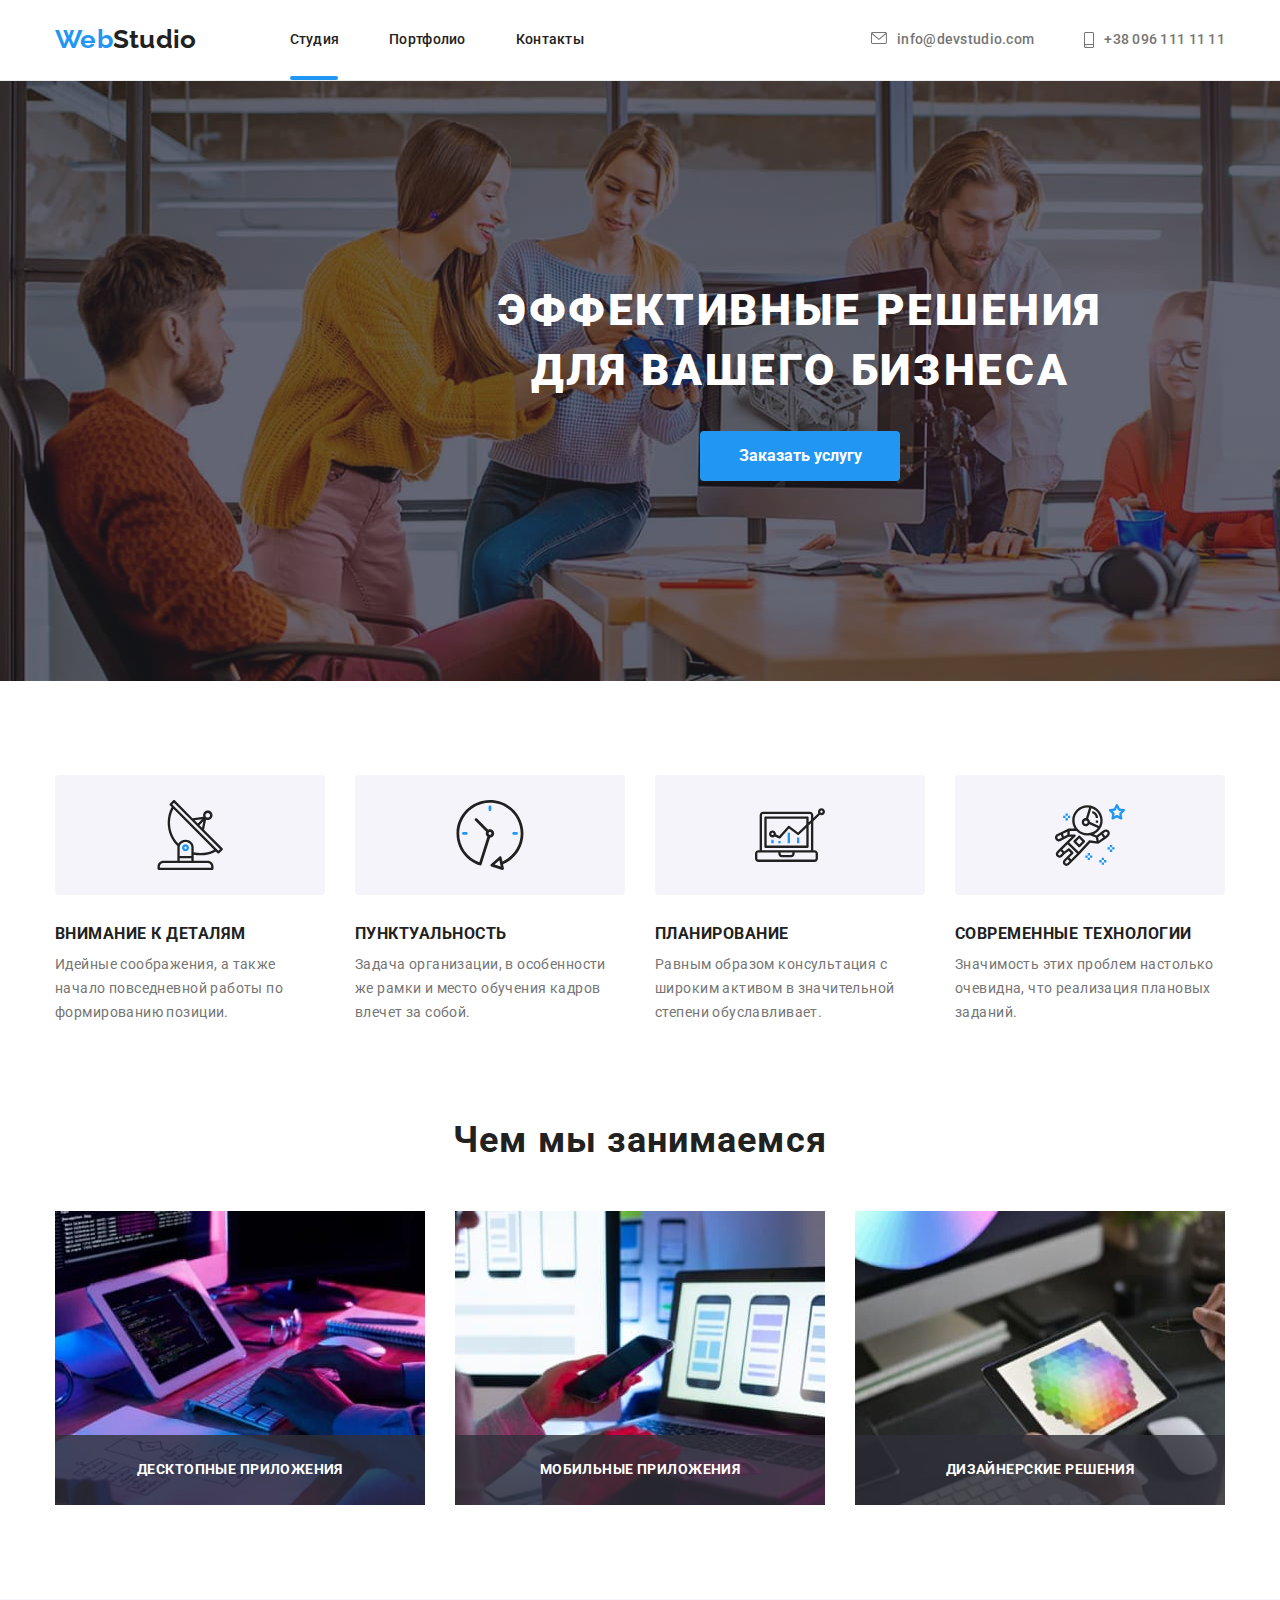
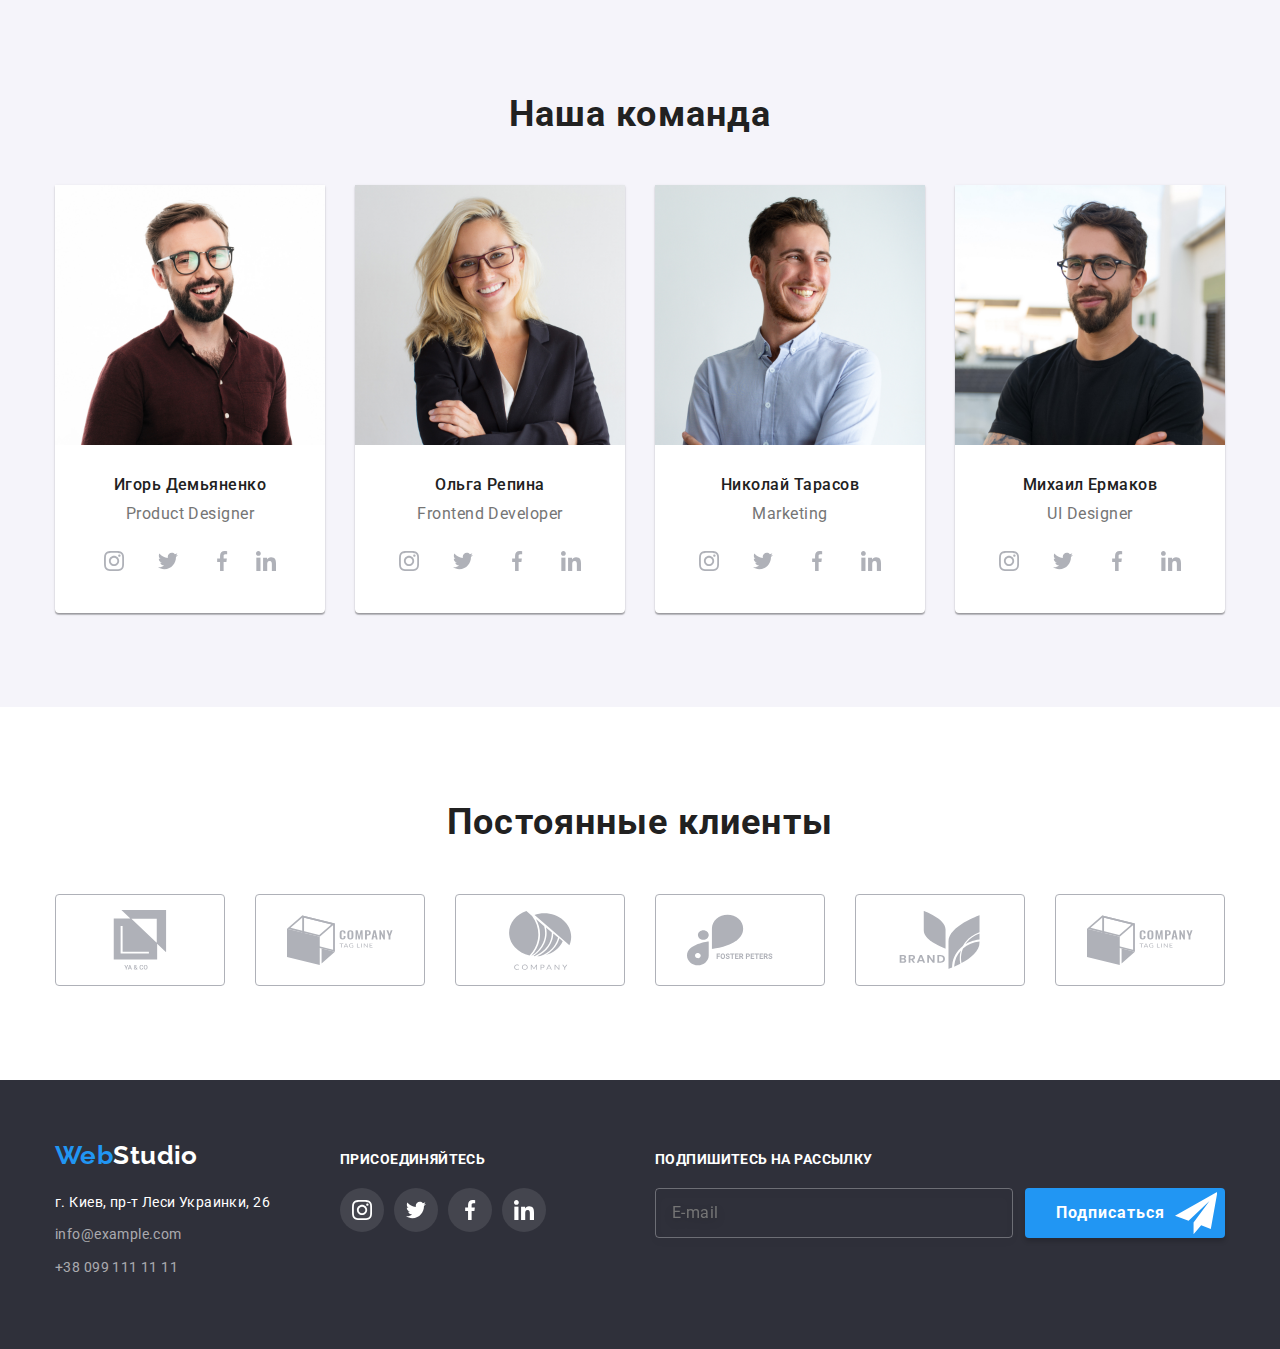
<file: index.html>
<!DOCTYPE html>
<html lang="ru">
  <head>
    <meta charset="UTF-8" />
    <meta http-equiv="X-UA-Compatible" content="IE=edge" />
    <meta name="viewport" content="width=device-width, initial-scale=1.0" />
    <link rel="preconnect" href="https://fonts.googleapis.com" />
    <link rel="preconnect" href="https://fonts.gstatic.com" crossorigin />
    <link
      href="https://fonts.googleapis.com/css2?family=Raleway:wght@700&family=Roboto:wght@400;500;700;900&display=swap"
      rel="stylesheet"
    />
    <title>WebStudio</title>
    <link
      rel="stylesheet"
      href="https://cdnjs.cloudflare.com/ajax/libs/modern-normalize/1.1.0/modern-normalize.min.css"
    />
    <link rel="stylesheet" href="./css/main.min.css" />
  </head>

  <body>
    <header class="header">
      <div class="container header__container">
        <nav class="header__nav">
          <a class="logo link" href="./index.html"><span class="logo__web">Web</span>Studio</a>
          <ul class="header__list list">
            <li class="header__item header__current-item">
              <a class="header__link link header__link--curent" href="./index.html">Студия</a>
            </li>
            <li class="header__item">
              <a class="header__link link" href="./portfolio.html">Портфолио</a>
            </li>
            <li class="header__item"><a class="header__link link" href="">Контакты</a></li>
          </ul>
        </nav>

        <ul class="contacts list">
          <li class="contacts__item">
            <a class="contacts__mail link" href="mailto:info@devstudio.com"
              ><svg class="contacts__icon" height="12" width="16">
                <use href="./images/symbol-defs.svg#icon-mail"></use>
              </svg>
              info@devstudio.com</a
            >
          </li>
          <li class="contacts__item">
            <a class="contacts__tel link" href="tel:+380961111111"
              ><svg class="contacts__icon" height="16" width="10">
                <use href="./images/symbol-defs.svg#icon-smartphone"></use>
              </svg>
              +38 096 111 11 11</a
            >
          </li>
        </ul>
      </div>
    </header>
    <!-- <--hero-->
    <main class="main">
      <section class="hero section hero__bcgi">
        <div class="container">
          <!-- <div class="hero-container"> -->
          <h1 class="hero__title">Эффективные решения для вашего бизнеса</h1>
          <button type="button" data-modal-open class="btn btn__order">Заказать услугу</button>
          <!-- </div> -->
        </div>
      </section>

      <!-- advantage section -->

      <section class="advantage section">
        <div class="container">
          <!-- <h2 class="visually-hidden">Качества</h2> -->
          <ul class="advantage__list list">
            <li class="advantage__item">
              <div class="advantage__container">
                <svg class="advantage__icon" height="70" width="70">
                  <use href="./images/symbol-defs.svg#icon-antenna"></use>
                </svg>
              </div>
              <h3 class="advantage__title">Внимание к деталям</h3>
              <p class="advantage__description">
                Идейные соображения, а также начало повседневной работы по формированию позиции.
              </p>
            </li>
            <li class="advantage__item">
              <div class="advantage__container">
                <svg class="advantage__icone" height="70" width="70">
                  <use href="./images/symbol-defs.svg#icon-clock"></use>
                </svg>
              </div>
              <h3 class="advantage__title">Пунктуальность</h3>
              <p class="advantage__description">
                Задача организации, в особенности же рамки и место обучения кадров влечет за собой.
              </p>
            </li>
            <li class="advantage__item">
              <div class="advantage__container">
                <svg class="advantage__icon" height="70" width="70">
                  <use href="./images/symbol-defs.svg#icon-diagram"></use>
                </svg>
              </div>
              <h3 class="advantage__title">Планирование</h3>
              <p class="advantage__description">
                Равным образом консультация с широким активом в значительной степени обуславливает.
              </p>
            </li>
            <li class="advantage__item">
              <div class="advantage__container">
                <svg class="advantage__icon" height="70" width="70">
                  <use href="./images/symbol-defs.svg#icon-astronaut"></use>
                </svg>
              </div>
              <h3 class="advantage__title">Современные технологии</h3>
              <p class="advantage__description">
                Значимость этих проблем настолько очевидна, что реализация плановых заданий.
              </p>
            </li>
          </ul>
        </div>
      </section>

      <!-- about -->

      <section class="service section">
        <div class="container">
          <h2 class="service__title">Чем мы занимаемся</h2>
          <ul class="service__list list">
            <li class="service__item">
              <div class="service__wrap">
                <img
                  class="about__img"
                  src="./images/about-img-1.jpg"
                  alt="algorithm"
                  width="370"
                  height="294"
                />
                <h2 class="service__name">Десктопные приложения</h2>
              </div>
            </li>
            <li class="service__item">
              <div class="service__wrap">
                <img
                  class="about__img"
                  src="./images/about-img-3.jpg"
                  alt="cellphone-and-notebook"
                  width="370"
                  height="294"
                />
                <h2 class="service__name">Мобильные приложения</h2>
              </div>
            </li>
            <li class="service__item">
              <div class="service__wrap">
                <img
                  class="about__img"
                  src="./images/about-img-2.jpg"
                  alt="colorwheel"
                  width="370"
                  height="294"
                />
                <h2 class="service__name">Дизайнерские решения</h2>
              </div>
            </li>
          </ul>
        </div>
      </section>

      <!-- team -->

      <section class="team section">
        <div class="container">
          <h2 class="team__title">Наша команда</h2>
          <ul class="team__list list">
            <li class="team__item">
              <img
                class="team__img"
                src="./images/tiam-img-1.jpg"
                alt="product-manager"
                width="270"
                height="260"
              />
              <div class="team__wrap">
                <h3 class="team__item-title">Игорь Демьяненко</h3>
                <p class="team__meta" lang="en">Product Designer</p>
                <ul class="team__list-icon list">

                  <li class="team__item-icon">
                    <a class="team__link link" href=""
                      ><svg class="team__icon" width="20" height="20">
                        <use href="./images/symbol-defs.svg#icon-instagram"></use></svg
                    ></a>
                  </li>

                  <li class="team__item-icon">
                    <a class="team__link link" href=""
                      ><svg class="team__icon" width="20" height="20">
                        <use href="./images/symbol-defs.svg#icon-twitter-1"></use></svg
                    ></a>
                  </li>

                  <li class="team__item-icon">
                    <a class="team__link link" href=""
                      ><svg class="team__icon" width="20" height="20">
                        <use href="./images/symbol-defs.svg#icon-facebook"></use></svg
                    ></a>
                  </li>

                  <li class="eam__item-icon">
                    <a class="team__link link" href=""
                      ><svg class="team__icon" width="20" height="20">
                        <use href="./images/symbol-ddefs.svg#icon-linkedin-1"></use></svg
                    ></a>
                  </li>
                </ul>
              </div>
            </li>
            <li class="team__item">
              <img
                class="teamt__img"
                src="./images/tiam-img-2.jpg"
                alt="Фронтенд-разработчик"
                width="270"
                height="260"
              />
              <div class="team__wrap">
                <h3 class="team__item-title">Ольга Репина</h3>
                <p class="team__meta" lang="en">Frontend Developer</p>
                <ul class="team__list-icon list">
                  <li class="team__item-icon">
                    <a class="team__link link" href=""
                      ><svg class="team__icon" width="20" height="20">
                        <use href="./images/symbol-defs.svg#icon-instagram"></use></svg
                    ></a>
                  </li>

                  <li class="team__item-icon">
                    <a class="team__link link" href=""
                      ><svg class="team__icon" width="20" height="20">
                        <use href="./images/symbol-defs.svg#icon-twitter-1"></use></svg
                    ></a>
                  </li>

                  <li class="team__item-icon">
                    <a class="team__link link" href=""
                      ><svg class="team__icon" width="20" height="20">
                        <use href="./images/symbol-defs.svg#icon-facebook"></use></svg
                    ></a>
                  </li>

                  <li class="team__item-icon">
                    <a class="team__link link" href=""
                      ><svg class="team__icon" width="20" height="20">
                        <use href="./images/symbol-ddefs.svg#icon-linkedin-1"></use></svg
                    ></a>
                  </li>
                </ul>
              </div>
            </li>
            <li class="team__item">
              <img
                class="team__img"
                src="./images/tiam-img-3.jpg"
                alt="Маркетинг"
                width="270"
                height="260"
              />
              <div class="team__wrap">
                <h3 class="team__item-title">Николай Тарасов</h3>
                <p class="team__meta" lang="en">Marketing</p>
                <ul class="team__list-icon list">
                  <li class="team__item-icon">
                    <a class="team__link link" href=""
                      ><svg class="team__icon" width="20" height="20">
                        <use href="./images/symbol-defs.svg#icon-instagram"></use></svg
                    ></a>
                  </li>

                  <li class="team__item-icon">
                    <a class="team__link link" href=""
                      ><svg class="team__icon" width="20" height="20">
                        <use href="./images/symbol-defs.svg#icon-twitter-1"></use></svg
                    ></a>
                  </li>

                  <li class="team__item-icon">
                    <a class="team__link link" href=""
                      ><svg class="team__icon" width="20" height="20">
                        <use href="./images/symbol-defs.svg#icon-facebook"></use></svg
                    ></a>
                  </li>

                  <li class="team__item-icon">
                    <a class="team__link link" href=""
                      ><svg class="team__icon" width="20" height="20">
                        <use href="./images/symbol-ddefs.svg#icon-linkedin-1"></use></svg
                    ></a>
                  </li>
                </ul>
              </div>
            </li>
            <li class="team__item">
              <img
                class="team__img"
                src="./images/tiam-img-4.jpg"
                alt="Дизайнер пользовательского интерфейса"
                width="270"
                height="260"
              />
              <div class="team__wrap">
                <h3 class="team__item-title">Михаил Ермаков</h3>
                <p class="team__meta" lang="en">UI Designer</p>
                <ul class="team__list-icon list">
                  <li class="team__item-icon">
                    <a class="team__link link" href=""
                      ><svg class="team__icon" width="20" height="20">
                        <use href="./images/symbol-defs.svg#icon-instagram"></use></svg
                    ></a>
                  </li>

                  <li class="team__item-icon">
                    <a class="team__link link" href=""
                      ><svg class="team__icon" width="20" height="20">
                        <use href="./images/symbol-defs.svg#icon-twitter-1"></use></svg
                    ></a>
                  </li>

                  <li class="team__item-icon">
                    <a class="team__link link" href=""
                      ><svg class="team__icon" width="20" height="20">
                        <use href="./images/symbol-defs.svg#icon-facebook"></use></svg
                    ></a>
                  </li>

                  <li class="team__item-icon">
                    <a class="team__link link" href=""
                      ><svg class="team__icon" width="20" height="20">
                        <use href="./images/symbol-ddefs.svg#icon-linkedin-1"></use></svg
                    ></a>
                  </li>
                </ul>
              </div>
            </li>
          </ul>
        </div>
      </section>
      <!-- section-clients 5 -->
      <section class="client section">
        <div class="container">
          <h2 class="client__title">Постоянные клиенты</h2>
          <ul class="client__list list">
            <li class="client__item">
              <a class="client__link link" href=""
                ><svg class="client__icon" width="106" height="60">
                  <use href="./images/symbol-defs.svg#icon-Union"></use></svg
              ></a>
            </li>

            <li class="client__item">
              <a class="client__link link" href=""
                ><svg class="client__icon" width="106" height="60">
                  <use href="./images/symbol-defs.svg#icon-tagline"></use></svg
              ></a>
            </li>

            <li class="client__item">
              <a class="client__link link" href=""
                ><svg class="client__icon" width="106" height="60">
                  <use href="./images/symbol-defs.svg#icon-companilist"></use></svg
              ></a>
            </li>

            <li class="client__item">
              <a class="client__link link" href=""
                ><svg class="client__icon" width="106" height="60">
                  <use href="./images/symbol-defs.svg#icon-fosterpeters"></use></svg
              ></a>
            </li>

            <li class="client__item">
              <a class="client__link link" href=""
                ><svg class="client__icon" width="106" height="60">
                  <use href="./images/symbol-defs.svg#icon-brend"></use></svg
              ></a>
            </li>

            <li class="client__item">
              <a class="client__link link" href=""
                ><svg class="client__icon" width="106" height="60">
                  <use href="./images/symbol-defs.svg#icon-tagline"></use></svg
              ></a>
            </li>
          </ul>
        </div>
      </section>
    </main>

    <!-- footer -->
    <footer class="footer">
            <div class="container footer__container">
                <div class="footer__left-side">
                    <a class="logo link footer__logo" href="./index.html">
                        <span class="logo__web">Web</span>Studio</a>
           <address class="footer__address">
            <ul class="footer__connect list">
              <li class="footer__address-item">
                <a
                  class="footer__map link"
                  href="https://goo.gl/maps/9qzrubKN1GBcPVM38"
                  target="blank"
                  >г. Киев, пр-т Леси Украинки, 26</a
                >
              </li>
              <li class="footer__address-item">
                <a class="link footer__mail" href="mailto:info@example.com">info@example.com</a>
              </li>
              <li class="footer__address-item">
                <a class="link footer__tel" href="tel:+380991111111">+38 099 111 11 11</a>
              </li>
            </ul>
          </address>
        </div>

        <div class="footer__medium">
          <p class="footer__action">присоединяйтесь</p>
          <ul class="footer__list-icon list">
            <li class="footer__item">
              <a class="footer__link link" href=""
                ><svg class="footer__icon" width="20" height="20">
                  <use href="./images/symbol-defs.svg#icon-instagram"></use></svg
              ></a>
            </li>
            <li class="footer__item">
              <a class="footer__link link" href=""
                ><svg class="footer__icon" width="20" height="20">
                  <use href="./images/symbol-defs.svg#icon-twitter-1"></use></svg
              ></a>
            </li>
            <li class="footer__item">
              <a class="footer__link link" href=""
                ><svg class="footer__icon" width="20" height="20">
                  <use href="./images/symbol-defs.svg#icon-facebook"></use></svg
              ></a>
            </li>
            <li class="footer__item">
              <a class="footer__link link" href=""
                ><svg class="footer__icon" width="20" height="20">
                  <use href="./images/symbol-ddefs.svg#icon-linkedin-1"></use></svg
              ></a>
            </li>
          </ul>
        </div>

        <div class="footer__right">
          <p class="footer__action">Подпишитесь на рассылку</p>
          <form class="form">
            <div class="form__wrap">
              <label for="email-footer"></label>
              <input type="email" name="mail" id="mail" placeholder="E-mail" class="form__label" />
            </div>
            <button type="submit" class="form__btn">
              Подписаться
              <svg class="form__icon"><use href="./images/-footer.svg#icon-icon-send"></use></svg>
            </button>
          </form>
        </div>
      </div>
    </footer>
    <!-- modal -->
    <div data-modal class="backdrop is-hidden">
      <div class="modal">
        <button type="button" data-modal-close class="button modal__close">
          <svg class="" width="11" height="11">
            <use href="./images/symbol-defscloses.svg#icon-closs-1"></use>
          </svg>
        </button>
        <p class="modal__action">Оставьте свои данные, мы вам перезвоним</p>
        <form class="modal__form">
          <div class="modal__field">
            <label class="modal__label" for="user-name">Имя</label>
            <div class="modal__wrap-input">
              <input type="txt" name="user-name" id="user-name" class="modal__input" placeholder="" /><svg
                class="modal__icon" width="18px" height="18px"
              >
                <use href="./images/symbol-defsssssss.svg#icon-icon-icon"></use>
              </svg>
            </div>
          </div>
          <div class="modal__field">
            <label for="tel" class="modal__label">Телефон</label>
            <div class="modal__wrap-input">
              <input type="tel" name="user-tel" id="tel" class="modal__input" placeholder="" /><svg
                class="modal__icon" width="18px" height="18px"
              >
                <use href="./images/symbol-defsperson.svg#icon-phone-black"></use>
              </svg>
            </div>
          </div>
          <div class="modal__field">
            <label for="mail" class="modal__label">Почта</label>
            <div class="modal__wrap-input">
              <input type="email" name="user-email" id="email" class="modal__input" placeholder="" /><svg
                class="modal__icon" width="18px" height="18px">
                <use href="./images/symbol-defsperson.svg#icon-email-black"></use>
              </svg>
            </div>
          </div>
          <div class="modal__field--margin">
            <label class="modal__label" for="textarea">Комментарий</label>
            <textarea
              name="textarea"
              id="textarea"
              placeholder="Введите текст"
              class="modal__textarea"
            ></textarea>
          </div>
          <div>
             <input 
                    type="checkbox" 
                    name="conditions" 
                    class="modal__agree visually-hidden" 
                    placeholder=" " 
                    id="conditions" 
                    required> 
          <label class="modal__agree-label" for="conditions">
            <span>
              <svg class="modal__check" width="16px" height="15px">
                  <use href="./images/symbol-defschek.svg#icon-chek"></use>
              </svg>
            </span>
                  Соглашаюсь с рассылкой и принимаю
              <a href="" class="link modal__link">Условия договора</a>
            </label>
            <div/>
            <div class="modal__btn">
          <button type="submit" class="modal__btn-form">Отправить</button>
          </div>
        </form>
      </div>
    </div>
    <script src="./js/modal.js"></script>
  </body>
</html>
</file>
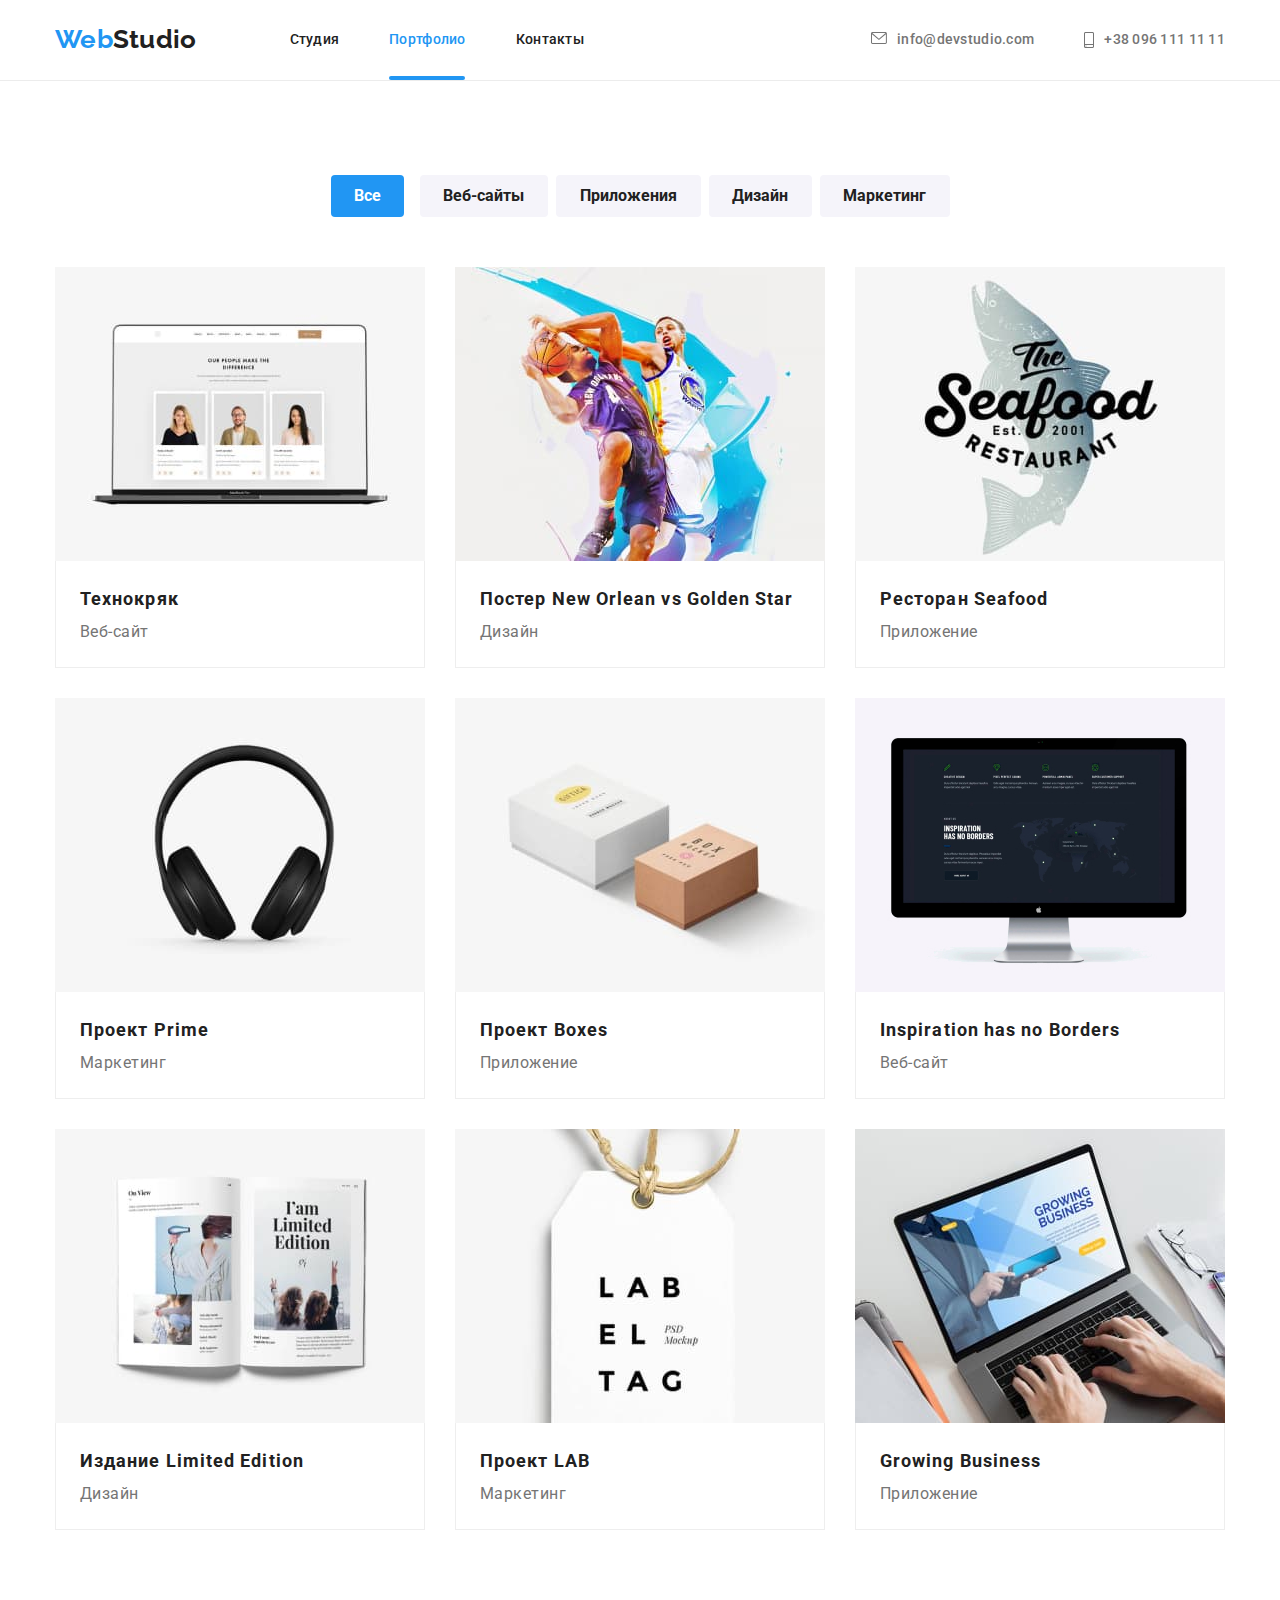
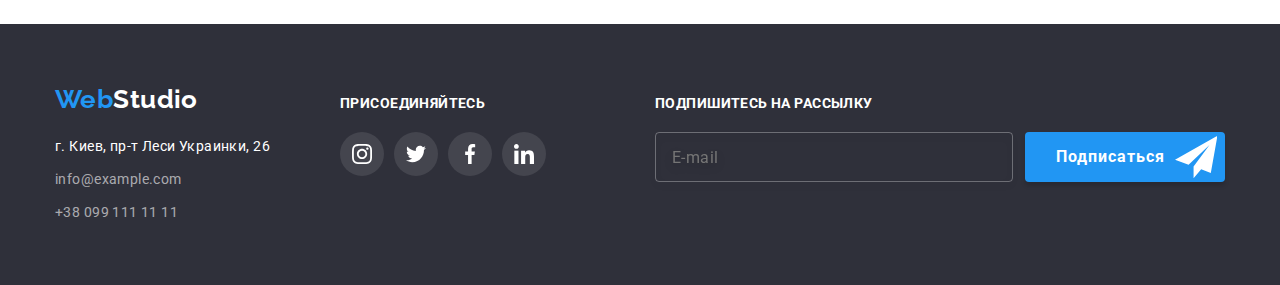
<file: portfolio.html>
<!DOCTYPE html>
<html lang="ru">
  <head>
    <meta charset="UTF-8" />
    <meta http-equiv="X-UA-Compatible" content="IE=edge" />
    <meta name="viewport" content="width=device-width, initial-scale=1.0" />
    <link rel="preconnect" href="https://fonts.googleapis.com" />
    <link rel="preconnect" href="https://fonts.gstatic.com" crossorigin />
    <link rel="preconnect" href="https://fonts.googleapis.com" />
    <link rel="preconnect" href="https://fonts.gstatic.com" crossorigin />
    <link
      href="https://fonts.googleapis.com/css2?family=Raleway:wght@700&family=Roboto:wght@400;500;700&display=swap"
      rel="stylesheet"
    />
    <title>Portfolio</title>
    <link
      rel="stylesheet"
      href="https://cdnjs.cloudflare.com/ajax/libs/modern-normalize/1.1.0/modern-normalize.min.css"
    />
    <link rel="stylesheet" href="./css/main.min.css" />
  </head>
  <body>
    <!-- header -->
    <header class="header">
      <div class="container header__container">
        <nav class="header__nav">
          <a class="logo link" href="./portfolio.html"> <span class="logo__web">Web</span>Studio</a>
          <ul class="header__list list">
            <li class="header__item">
              <a class="header__link link" href="./index.html">Студия</a>
            </li>
            <li class="header__item header__current-item--size">
              <a class="header__link link header__link--current" href="">Портфолио</a>
            </li>
            <li class="header__item"><a class="header__link link" href="">Контакты</a></li>
          </ul>
        </nav>
        <ul class="contacts list">
          <li class="contacts__item">
            <a class="contacts__mail link" href="malito:info@devstudio.com"
              ><svg class="contacts__icon" height="12" width="16">
                <use href="./images/symbol-defs.svg#icon-mail"></use></svg
              >info@devstudio.com</a
            >
          </li>
          <li class="contacts__item">
            <a class="contacts__tel link contacts__tel--color" href="tel:+380961111111">
              <svg class="contacts__icon" width="10px" height="16px">
                <use href="./images/symbol-defs.svg#icon-smartphone"></use>
              </svg>
              +38 096 111 11 11</a
            >
          </li>
        </ul>
      </div>
    </header>

    <!-- hero -->

    <main class="main">
      <section class="section">
        <div class="container portfolio">
          <h1 class="visually-hidden">hero</h1>
          <ul class="portfolio__btn-list list">
            <li class="portfolio__btn-item"></li>
            <li class="portfolio__btn-item">
              <button class="btn portfolio__btn--choosen" type="button">Все</button>
            </li>
            <li class="portfolio__btn-item">
              <button type="button" class="btn portfolio__btn btn--size-second">Веб-сайты</button>
            </li>
            <li class="portfolio__btn-item">
              <button type="button" class="btn portfolio__btn btn--size-third">Приложения</button>
            </li>
            <li class="portfolio__btn-item">
              <button type="button" class="btn portfolio__btn btn--size-fourth">Дизайн</button>
            </li>
            <li class="portfolio__btn-item">
              <button type="button" class="btn portfolio__btn btn--size-fifth">Маркетинг</button>
            </li>
          </ul>

          <!-- Picture -->

          <ul class="card list">
            <li class="card__item">
              <a class="link card__link card__focus-link" href="">
                <div class="card__wrap">
                  <img
                    class=""
                    src="./images.portfolio/img.jpg"
                    alt="Мак бук"
                    width="370px"
                    height="370px"
                  />
                  <p class="card__meta">
                    Ресурс предлагает комплексные предложения с разным уровнем функционала и
                    сервисов. Все это позволит посетителю получить исчерпывающие сведения о компании
                    или частном лице.
                  </p>
                </div>
                <div class="card__border">
                  <h2 class="card__title">Технокряк</h2>
                  <p class="card__description">Веб-сайт</p>
                </div>
              </a>
            </li>

            <li class="card__item">
              <a class="link card__link card__focus-link" href="">
                <div class="card__wrap">
                  <img
                    class=""
                    src="./images.portfolio/img (1).jpg"
                    alt="Баскетбол"
                    width="370px"
                    height="370px"
                  />
                  <p class="card__meta">
                    Ресурс предлагает комплексные предложения с разным уровнем функционала и
                    сервисов. Все это позволит посетителю получить исчерпывающие сведения о компании
                    или частном лице.
                  </p>
                </div>
                <div class="card__border">
                  <h2 class="card__title">
                    Постер <span lang="en">New Orlean vs Golden Star</span>
                  </h2>
                  <p class="card__description">Дизайн</p>
                </div>
              </a>
            </li>

            <li class="card__item">
              <a class="link card__link card__focus-link" href="">
                <div class="card__wrap">
                  <img
                    class=""
                    src="./images.portfolio/img2.jpg"
                    alt="Рыба"
                    width="370px"
                    height="370px"
                  />
                  <p class="card__meta">
                    Ресурс предлагает комплексные предложения с разным уровнем функционала и
                    сервисов. Все это позволит посетителю получить исчерпывающие сведения о компании
                    или частном лице.
                  </p>
                </div>
                <div class="card__border">
                  <h2 class="card__title">Ресторан <span lang="en">Seafood</span></h2>
                  <p class="card__description">Приложение</p>
                </div>
              </a>
            </li>

            <li class="card__item">
              <a class="link card__link card__focus-link" href="">
                <div class="card__wrap">
                  <img
                    class=""
                    src="./images.portfolio/img3.jpg"
                    alt="Гарнитура"
                    width="370px"
                    height="370px"
                  />
                  <p class="card__meta">
                    Ресурс предлагает комплексные предложения с разным уровнем функционала и
                    сервисов. Все это позволит посетителю получить исчерпывающие сведения о компании
                    или частном лице.
                  </p>
                </div>
                <div class="card__border">
                  <h2 class="card__title">Проект <span lang="en">Prime</span></h2>
                  <p class="card__description">Маркетинг</p>
                </div>
              </a>
            </li>

            <li class="card__item">
              <a class="link card__link card__focus-lin" href="">
                <div class="card__wrap">
                  <img
                    class=""
                    src="./images.portfolio/img4.jpg"
                    alt="Боксы"
                    width="370px"
                    height="370px"
                  />
                  <p class="card__meta">
                    Ресурс предлагает комплексные предложения с разным уровнем функционала и
                    сервисов. Все это позволит посетителю получить исчерпывающие сведения о компании
                    или частном лице.
                  </p>
                </div>
                <div class="card__border">
                  <h2 class="card__title">Проект <span lang="en">Boxes</span></h2>
                  <p class="card__description">Приложение</p>
                </div>
              </a>
            </li>

            <li class="card__item">
              <a class="link card__link card__focus-link" href="">
                <div class="card__wrap">
                  <img
                    class=""
                    src="./images.portfolio/img5.jpg"
                    alt="Аймак"
                    width="370px"
                    height="370px"
                  />
                  <p class="card__meta">
                    Ресурс предлагает комплексные предложения с разным уровнем функционала и
                    сервисов. Все это позволит посетителю получить исчерпывающие сведения о компании
                    или частном лице.
                  </p>
                </div>
                <div class="card__border">
                  <h2 class="card__title">Inspiration has no Borders</h2>
                  <p class="card__description">Веб-сайт</p>
                </div>
              </a>
            </li>
            <li class="card__item">
              <a class="link card__link card__focus-link" href="">
                <div class="card__wrap">
                  <img
                    class=""
                    src="./images.portfolio/img6.jpg"
                    alt="Книга"
                    width="370px"
                    height="370px"
                  />
                  <p class="card__meta">
                    Ресурс предлагает комплексные предложения с разным уровнем функционала и
                    сервисов. Все это позволит посетителю получить исчерпывающие сведения о компании
                    или частном лице.
                  </p>
                </div>
                <div class="card__border">
                  <h2 class="card__title">Издание <span>Limited Edition</span></h2>
                  <p class="card__description">Дизайн</p>
                </div>
              </a>
            </li>
            <li class="card__item">
              <a class="link card__link card__focus-link" href="">
                <div class="card__wrap">
                  <img
                    class=""
                    src="./images.portfolio/img7.jpg"
                    alt="Бирка"
                    width="370px"
                    height="370px"
                  />
                  <p class="card__meta">
                    Ресурс предлагает комплексные предложения с разным уровнем функционала и
                    сервисов. Все это позволит посетителю получить исчерпывающие сведения о компании
                    или частном лице.
                  </p>
                </div>
                <div class="card__border">
                  <h2 class="card__title">Проект <span lang="en">LAB</span></h2>
                  <p class="card__description">Маркетинг</p>
                </div>
              </a>
            </li>
            <li class="card__item">
              <a class="link card__link card__focus-link" href="">
                <div class="card__wrap">
                  <img
                    class=""
                    src="./images.portfolio/img8.jpg"
                    alt="Печатает"
                    width="370px"
                    height="370px"
                  />
                  <p class="card__meta">
                    Ресурс предлагает комплексные предложения с разным уровнем функционала и
                    сервисов. Все это позволит посетителю получить исчерпывающие сведения о компании
                    или частном лице.
                  </p>
                </div>
                <div class="card__border">
                  <h2 class="card__title">Growing Business</h2>
                  <p class="card__description">Приложение</p>
                </div>
              </a>
            </li>
          </ul>
        </div>
      </section>
    </main>
    <!-- footer -->
    <footer class="footer">
      <div class="container footer__container">
        <div class="footer__left-side">
          <a class="logo link footer__logo" href="/"> <span class="logo__web">Web</span>Studio</a>

          <address class="footer__address">
            <ul class="footer__connect list">
              <li class="footer__address-item">
                <a
                  class="footer__map link"
                  href="https://goo.gl/maps/9qzrubKN1GBcPVM38"
                  target="blank"
                  >г. Киев, пр-т Леси Украинки, 26</a
                >
              </li>
              <li class="footer__contact-item">
                <a class="link footer__mail" href="mailto:nfo@example.com">info@example.com</a>
              </li>
              <li class="footer-contact-item-list">
                <a class="link footer__tel" href="tel:+380991111111">+38 099 111 11 11</a>
              </li>
            </ul>
          </address>
        </div>
        <div class="footer__medium">
          <p class="footer__action">ПРИСОЕДИНЯЙТЕСЬ</p>
          <ul class="footer__list-icon list">
            <li class="footer__item">
              <a class="footer__link link" href=""
                ><svg class="footer__icon" width="20" height="20">
                  <use href="./images/symbol-defs.svg#icon-instagram"></use></svg
              ></a>
            </li>
            <li class="footer__item">
              <a class="footer__link link" href=""
                ><svg class="footer__icon" width="20" height="20">
                  <use href="./images/symbol-defs.svg#icon-twitter-1"></use></svg
              ></a>
            </li>
            <li class="footer__item">
              <a class="footer__link link" href=""
                ><svg class="footer__icon" width="20" height="20">
                  <use href="./images/symbol-defs.svg#icon-facebook"></use></svg
              ></a>
            </li>
            <li class="footer__item">
              <a class="footer__link link" href=""
                ><svg class="footer__icon" width="20" height="20">
                  <use href="./images/symbol-ddefs.svg#icon-linkedin-1"></use></svg
              ></a>
            </li>
          </ul>
        </div>
        <div class="footer__right">
          <p class="footer__action">Подпишитесь на рассылку</p>
          <form class="form">
            <div class="form__wrap">
              <label for="email-footer"></label>
              <input
                type="email"
                id="email-footer"
                name="email-footer"
                placeholder="E-mail"
                class="form__label"
              />
            </div>
            <button type="button" class="form__btn">
              Подписаться
              <svg class="form__icon"><use href="./images/-footer.svg#icon-icon-send"></use></svg>
            </button>
          </form>
        </div>
      </div>
    </footer>
  </body>
</html>
</file>
<file: css/main.min.css>
:root{--header-color: #212121;--title-color: #ffffff;--contact-color: #757575;--logo-footer: #ffffff;--allocate-color: #2196f3;--button-text: #ffffff;--white-color: #ffffff;--bcg-second-color: #F5F4FA;--title-text-color: #212121;--btn-hover-color: #188ce8;--bcg-accent-color: #2F303A;--icons-color: #AFB1B8}body{font-family:"Roboto", sans-serif;color:var(--title-text-color);background-color:var(--white-color)}.list{list-style:none;margin:0px;padding:0px}.link{text-decoration:none;color:currentColor}.section{padding:94px 0px}img{display:block;max-width:100%;height:auto}.container{width:1200px;margin-left:auto;margin-right:auto;padding-left:15px;padding-right:15px}.header{font-weight:500;font-size:14px;line-height:1.14;letter-spacing:0.02em;border-bottom:1px solid #ECECEC}.header__container{display:-webkit-box;display:-ms-flexbox;display:flex}.header__nav{display:-webkit-box;display:-ms-flexbox;display:flex}.header__list{position:relative;display:-webkit-box;display:-ms-flexbox;display:flex;margin-left:93px}.header__item:after{position:absolute;content:"";bottom:0;width:48px;height:4px;background-color:var(--allocate-color);opacity:0;border-radius:2px}.header__item:hover::after{opacity:1}.header__item:nth-child(2)::after{width:76px}.header__item:last-child::after{width:67px}.header__current-item::after{position:absolute;content:"";bottom:0;width:48px;height:4px;background-color:var(--allocate-color);border-radius:2px;opacity:1}.header__link{color:var(--header-color);padding:32px 0px;display:block;-webkit-transition:color 250ms cubic-bezier(0.4, 0, 0.2, 1);transition:color 250ms cubic-bezier(0.4, 0, 0.2, 1)}.header__link:hover,.header__link:focus{color:var(--allocate-color)}.header__item+.header__item{margin-left:50px}.header__current-item--size::after{position:absolute;content:"";bottom:0;width:76px;height:4px;background-color:var(--allocate-color);border-radius:2px;opacity:1}.header__link--current{color:var(--allocate-color)}:root{--header-color: #212121;--title-color: #ffffff;--contact-color: #757575;--logo-footer: #ffffff;--allocate-color: #2196f3;--button-text: #ffffff;--white-color: #ffffff;--bcg-second-color: #F5F4FA;--title-text-color: #212121;--btn-hover-color: #188ce8;--bcg-accent-color: #2F303A;--icons-color: #AFB1B8}.logo{display:-webkit-box;display:-ms-flexbox;display:flex;font-family:'Raleway';font-weight:700;font-size:26px;line-height:1.19;color:var(--header-color);padding:24px 0px}.logo__web{color:var(--allocate-color)}.contacts{display:-webkit-box;display:-ms-flexbox;display:flex;margin-left:auto}.contacts__item{display:-webkit-box;display:-ms-flexbox;display:flex;-webkit-box-align:baseline;-ms-flex-align:baseline;align-items:baseline}.contacts__tel,.contacts__mail{color:var(--contact-color);display:-webkit-box;display:-ms-flexbox;display:flex;padding:32px 0px;display:flex;-webkit-transition:color 250ms cubic-bezier(0.4, 0, 0.2, 1);transition:color 250ms cubic-bezier(0.4, 0, 0.2, 1)}.contacts__tel:hover,.contacts__tel:focus,.contacts__mail:hover,.contacts__mail:focus{color:var(--allocate-color)}.contacts__icon{fill:currentColor}.contacts__icon:last-child{margin-right:10px}.contacts .contacts__item+.contacts__item{margin-left:50px}.hero{letter-spacing:0.06em;padding-top:200px;padding-bottom:200px}.hero__bcgi{background-image:-webkit-gradient(linear, left top, left bottom, from(rgba(47,48,58,0.4)), to(rgba(47,48,58,0.4))),url("/images/bg-hero.jpg");background-image:linear-gradient(rgba(47,48,58,0.4), rgba(47,48,58,0.4)),url("/images/bg-hero.jpg");background-color:var(--bcg-accent-color);background-position:center;background-size:cover;background-repeat:no-repeat;width:1600px;margin:0px auto}.hero__title{font-weight:900;font-size:44px;line-height:1.36;letter-spacing:0.06em;text-transform:uppercase;width:696px;text-align:center;color:var(--white-color);margin:0px auto 30px auto}.btn{font-family:inherit;font-weight:700;font-size:16px;line-height:1.88;display:inline-block;-webkit-box-align:center;-ms-flex-align:center;align-items:center;text-align:center;border:transparent;cursor:pointer;color:inherit;padding:0px;min-width:200px;border-radius:4px;margin:0px auto;display:-webkit-box;display:-ms-flexbox;display:flex;-webkit-box-pack:center;-ms-flex-pack:center;justify-content:center}.btn:hover,.btn:focus{color:var(--title-color);background-color:var(--btn-hover-color);-webkit-box-shadow:0px 3px 1px rgba(0,0,0,0.1),0px 1px 2px rgba(0,0,0,0.08),0px 2px 2px rgba(0,0,0,0.12);box-shadow:0px 3px 1px rgba(0,0,0,0.1),0px 1px 2px rgba(0,0,0,0.08),0px 2px 2px rgba(0,0,0,0.12)}.btn__order{color:var(--title-color);background-color:var(--allocate-color);padding:10px 32px}.modal__btn{display:-webkit-box;display:-ms-flexbox;display:flex;-webkit-box-pack:center;-ms-flex-pack:center;justify-content:center}.modal__btn-form{background-color:var(--allocate-color);-webkit-box-shadow:0px 4px 4px rgba(0,0,0,0.15);box-shadow:0px 4px 4px rgba(0,0,0,0.15);border-radius:4px;width:200px;height:50px;color:var(--title-color);border-color:transparent;font-weight:700;font-size:16px;line-height:1.88px;display:-webkit-box;display:-ms-flexbox;display:flex;-webkit-box-align:center;-ms-flex-align:center;align-items:center;text-align:center;letter-spacing:0.06em;-webkit-box-pack:center;-ms-flex-pack:center;justify-content:center;cursor:pointer;-webkit-transition:color 250ms cubic-bezier(0.4, 0, 0.2, 1),background-color 250ms cubic-bezier(0.4, 0, 0.2, 1),-webkit-box-shadow 250ms cubic-bezier(0.4, 0, 0.2, 1);transition:color 250ms cubic-bezier(0.4, 0, 0.2, 1),background-color 250ms cubic-bezier(0.4, 0, 0.2, 1),-webkit-box-shadow 250ms cubic-bezier(0.4, 0, 0.2, 1);transition:box-shadow 250ms cubic-bezier(0.4, 0, 0.2, 1),color 250ms cubic-bezier(0.4, 0, 0.2, 1),background-color 250ms cubic-bezier(0.4, 0, 0.2, 1);transition:box-shadow 250ms cubic-bezier(0.4, 0, 0.2, 1),color 250ms cubic-bezier(0.4, 0, 0.2, 1),background-color 250ms cubic-bezier(0.4, 0, 0.2, 1),-webkit-box-shadow 250ms cubic-bezier(0.4, 0, 0.2, 1);padding:0px}.modal__btn-form:hover,.modal__btn-form:focus{color:var(--title-color);background-color:var(--btn-hover-color);-webkit-box-shadow:0px 3px 1px rgba(0,0,0,0.1),0px 1px 2px rgba(0,0,0,0.08),0px 2px 2px rgba(0,0,0,0.12);box-shadow:0px 3px 1px rgba(0,0,0,0.1),0px 1px 2px rgba(0,0,0,0.08),0px 2px 2px rgba(0,0,0,0.12)}.portfolio__btn-list{display:-webkit-box;display:-ms-flexbox;display:flex;-webkit-box-align:center;-ms-flex-align:center;align-items:center;-webkit-box-pack:center;-ms-flex-pack:center;justify-content:center;text-align:center;margin-bottom:50px}.portfolio__btn-item:first-child{margin-right:8px}.portfolio__btn-item:last-child{margin-right:8px}.portfolio__btn{color:inherit;background-color:var(--bcg-second-color);text-align:center;padding:6px 22px;-webkit-transition:color 250ms cubic-bezier(0.4, 0, 0.2, 1),background-color 250ms cubic-bezier(0.4, 0, 0.2, 1),-webkit-box-shadow 250ms cubic-bezier(0.4, 0, 0.2, 1);transition:color 250ms cubic-bezier(0.4, 0, 0.2, 1),background-color 250ms cubic-bezier(0.4, 0, 0.2, 1),-webkit-box-shadow 250ms cubic-bezier(0.4, 0, 0.2, 1);transition:color 250ms cubic-bezier(0.4, 0, 0.2, 1),background-color 250ms cubic-bezier(0.4, 0, 0.2, 1),box-shadow 250ms cubic-bezier(0.4, 0, 0.2, 1);transition:color 250ms cubic-bezier(0.4, 0, 0.2, 1),background-color 250ms cubic-bezier(0.4, 0, 0.2, 1),box-shadow 250ms cubic-bezier(0.4, 0, 0.2, 1),-webkit-box-shadow 250ms cubic-bezier(0.4, 0, 0.2, 1)}.portfolio__btn-item+.portfolio__btn-item{margin-right:8px}.portfolio__btn--choosen{color:var(--white-color);background-color:var(--allocate-color);min-width:73px;text-align:center;padding:6px 22px;margin-right:8px;-webkit-transition:color 250ms cubic-bezier(0.4, 0, 0.2, 1),background-color 250ms cubic-bezier(0.4, 0, 0.2, 1),-webkit-box-shadow 250ms cubic-bezier(0.4, 0, 0.2, 1);transition:color 250ms cubic-bezier(0.4, 0, 0.2, 1),background-color 250ms cubic-bezier(0.4, 0, 0.2, 1),-webkit-box-shadow 250ms cubic-bezier(0.4, 0, 0.2, 1);transition:color 250ms cubic-bezier(0.4, 0, 0.2, 1),background-color 250ms cubic-bezier(0.4, 0, 0.2, 1),box-shadow 250ms cubic-bezier(0.4, 0, 0.2, 1);transition:color 250ms cubic-bezier(0.4, 0, 0.2, 1),background-color 250ms cubic-bezier(0.4, 0, 0.2, 1),box-shadow 250ms cubic-bezier(0.4, 0, 0.2, 1),-webkit-box-shadow 250ms cubic-bezier(0.4, 0, 0.2, 1)}.btn--size-second{min-width:128px}.btn--size-third{min-width:145px}.btn--size-fourth{min-width:103px}.btn--size-fifth{min-width:130px}.visually-hidden{position:absolute;white-space:nowrap;width:1px;height:1px;overflow:hidden;border:0px;padding:0px;clip:rect(0 0 0 0);-webkit-clip-path:inset(50%);clip-path:inset(50%);margin:-1px}.card{display:-webkit-box;display:-ms-flexbox;display:flex;-ms-flex-wrap:wrap;flex-wrap:wrap}.card__item{width:370px;margin-right:30px;margin-bottom:30px;cursor:pointer}.card__item:nth-child(3n){margin-right:0px}.card__item:nth-last-child(-n+3){margin-bottom:0px}.card__link{-webkit-transition:-webkit-box-shadow 250ms cubic-bezier(0.4, 0, 0.2, 1);transition:-webkit-box-shadow 250ms cubic-bezier(0.4, 0, 0.2, 1);transition:box-shadow 250ms cubic-bezier(0.4, 0, 0.2, 1);transition:box-shadow 250ms cubic-bezier(0.4, 0, 0.2, 1), -webkit-box-shadow 250ms cubic-bezier(0.4, 0, 0.2, 1)}.card__link:hover,.card__link:focus{display:block;-webkit-box-shadow:0px 1px 1px rgba(0,0,0,0.12),0px 4px 4px rgba(0,0,0,0.06),1px 4px 6px rgba(0,0,0,0.16);box-shadow:0px 1px 1px rgba(0,0,0,0.12),0px 4px 4px rgba(0,0,0,0.06),1px 4px 6px rgba(0,0,0,0.16)}.card__wrap{position:relative;overflow:hidden}.card__meta{position:absolute;top:0;margin:0px;font-size:18px;line-height:1.56;color:var(--logo-footer);background-color:rgba(33,150,243,0.9);padding:63px 24px;-webkit-transform:translateY(100%);transform:translateY(100%);-webkit-transition:-webkit-transform 250ms;transition:-webkit-transform 250ms;transition:transform 250ms;transition:transform 250ms, -webkit-transform 250ms}.card__border{border:1px solid #EEEEEE;border-top:0px;padding:20px 24px}.card__title{font-size:18px;line-height:2.00;letter-spacing:0.06em;text-align:left;margin:0px}.card__description{line-height:1.88;letter-spacing:0.03em;text-align:left;color:var(--contact-color);margin:0px}.card__item:hover .card__meta{-webkit-transform:translateY(0%);transform:translateY(0%)}.card__focus-link:focus .card__meta{-webkit-transform:translateY(0%);transform:translateY(0%)}.advantage__list{display:-webkit-box;display:-ms-flexbox;display:flex;-ms-flex-wrap:wrap;flex-wrap:wrap}.advantage__item{font-size:14px;letter-spacing:0.03em;width:270px;margin-right:30px}.advantage__item:last-child{margin-right:0px}.advantage__container{display:-webkit-box;display:-ms-flexbox;display:flex;-webkit-box-pack:center;-ms-flex-pack:center;justify-content:center;-webkit-box-align:center;-ms-flex-align:center;align-items:center;background-color:var(--bcg-second-color);border-radius:4px;margin-right:30px;margin-bottom:30px;width:270px;height:120px}.advantage__title{line-height:1.14;letter-spacing:0.03em;text-transform:uppercase;margin:0px 0px 10px 0px}.advantage__description{line-height:1.71;color:var(--contact-color);margin:0px}.service{padding-top:0px}.service__title{font-size:36px;line-height:1.17;text-align:center;letter-spacing:0.03em;margin:0px auto 50px auto}.service__list{display:-webkit-box;display:-ms-flexbox;display:flex;-webkit-box-pack:justify;-ms-flex-pack:justify;justify-content:space-between}.service__item{display:-webkit-box;display:-ms-flexbox;display:flex}.service__wrap{position:relative}.service__name{display:-webkit-box;display:-ms-flexbox;display:flex;position:absolute;bottom:0px;width:100%;height:70px;margin:0px;background:rgba(47,48,58,0.8);font-weight:700;font-size:14px;line-height:1.14;text-align:center;letter-spacing:0.03em;text-transform:uppercase;color:var(--white-color);-webkit-box-pack:center;-ms-flex-pack:center;justify-content:center;-webkit-box-align:center;-ms-flex-align:center;align-items:center}.team{background-color:var(--bcg-second-color);line-height:1.19;text-align:center;letter-spacing:0.03em}.team__title{font-size:36px;line-height:1.17;text-align:center;letter-spacing:0.03em;margin:0px auto 50px auto}.team__list{display:-webkit-box;display:-ms-flexbox;display:flex}.team__item{background-color:var(--white-color);width:270px;-webkit-box-shadow:0px 1px 3px rgba(0,0,0,0.12),0px 1px 1px rgba(0,0,0,0.14),0px 2px 1px rgba(0,0,0,0.2);box-shadow:0px 1px 3px rgba(0,0,0,0.12),0px 1px 1px rgba(0,0,0,0.14),0px 2px 1px rgba(0,0,0,0.2);border-radius:0px 0px 4px 4px;margin-right:30px}.team__item:last-child{margin-right:0px}.team__wrap{padding:30px 32px;text-align:center;display:block}.team__item-title{font-size:16px;font-weight:500;margin:0px;min-width:152px;margin-bottom:10px}.team__meta{color:var(--contact-color);margin:0px;min-width:147px;margin-bottom:16px}.team__list-icon{cursor:pointer;display:-webkit-box;display:-ms-flexbox;display:flex;-webkit-box-pack:center;-ms-flex-pack:center;justify-content:center;padding-left:0px}.team__link{display:-webkit-box;display:-ms-flexbox;display:flex;width:44px;height:44px;-webkit-box-align:center;-ms-flex-align:center;align-items:center;-webkit-box-pack:center;-ms-flex-pack:center;justify-content:center;border-radius:50%;background-color:var(--white-color);-webkit-transition:color 250ms cubic-bezier(0.4, 0, 0.2, 1),background-color 250ms cubic-bezier(0.4, 0, 0.2, 1);transition:color 250ms cubic-bezier(0.4, 0, 0.2, 1),background-color 250ms cubic-bezier(0.4, 0, 0.2, 1)}.team__link:focus,.team__link:hover{background-color:var(--allocate-color)}.team__icon{fill:var(--icons-color)}.team__item-icon+.team__item-icon{margin-left:10px}.team__link:hover .team__icon{fill:var(--white-color)}.team__link:focus .team__icon{fill:var(--white-color)}.client__title{font-size:36px;line-height:1.17;text-align:center;letter-spacing:0.03em;color:inherit;margin:0px;margin-bottom:50px;padding:0px}.client__list{display:-webkit-box;display:-ms-flexbox;display:flex}.client__item{cursor:pointer}.client__item:first-child{margin-right:30px}.client__item:last-child{margin-right:0px}.client__link{display:-webkit-box;display:-ms-flexbox;display:flex;-webkit-box-align:center;-ms-flex-align:center;align-items:center;-webkit-box-pack:center;-ms-flex-pack:center;justify-content:center;color:var(--contact-color);border:1px solid #AFB1B8;border-radius:4px;width:170px;height:92px;-webkit-transition:border-color 250ms cubic-bezier(0.4, 0, 0.2, 1);transition:border-color 250ms cubic-bezier(0.4, 0, 0.2, 1)}.client__link:hover,.client__link:focus{border-color:var(--allocate-color)}.client__icon{fill:var(--icons-color);-webkit-transition:fill 250ms cubic-bezier(0.4, 0, 0.2, 1);transition:fill 250ms cubic-bezier(0.4, 0, 0.2, 1)}.client .client__item+.client__item{margin-right:30px}.client .client__link:hover .client__icon{fill:var(--allocate-color)}.client .client__link:focus .client__icon{fill:var(--allocate-color)}.footer{background-color:var(--bcg-accent-color);font-size:14px;line-height:1.71;letter-spacing:0.03em;padding-bottom:60px;padding-top:60px}.footer__container{display:-webkit-box;display:-ms-flexbox;display:flex;-webkit-box-align:baseline;-ms-flex-align:baseline;align-items:baseline}.footer__left-side{margin-right:70px}.footer__logo{margin-bottom:20px;display:block;color:var(--white-color);padding:0px}.footer__address-item{font-style:normal;color:var(--white-color)}.footer__contact-item:last-child{padding:0px;margin-bottom:0px}.footer__mail,.footer__tel{color:var(--contact-color);display:-webkit-box;display:-ms-flexbox;display:flex;font-style:normal;color:rgba(255,255,255,0.6);display:block;-webkit-transition:color 250ms cubic-bezier(0.4, 0, 0.2, 1);transition:color 250ms cubic-bezier(0.4, 0, 0.2, 1)}.footer__mail:hover,.footer__mail:focus,.footer__tel:hover,.footer__tel:focus{color:var(--allocate-color)}.footer__address-item,.footer__contact-item{margin-bottom:9px}.footer__medium{margin-right:auto}.footer__action{font-size:14px;line-height:1.14;letter-spacing:0.03em;color:var(--white-color);margin:0px;font-weight:700;text-transform:uppercase;margin-bottom:20px}.footer__list-icon{cursor:pointer;display:-webkit-box;display:-ms-flexbox;display:flex;-webkit-box-pack:center;-ms-flex-pack:center;justify-content:center;padding-left:0px;margin:0px}.footer__link{display:-webkit-box;display:-ms-flexbox;display:flex;width:44px;height:44px;-webkit-box-align:center;-ms-flex-align:center;align-items:center;-webkit-box-pack:center;-ms-flex-pack:center;justify-content:center;border-radius:50%;background-color:rgba(255,255,255,0.1);-webkit-transition:background-color 250ms cubic-bezier(0.4, 0, 0.2, 1);transition:background-color 250ms cubic-bezier(0.4, 0, 0.2, 1)}.footer__link:hover,.footer__link:focus{background-color:var(--allocate-color)}.footer__icon{fill:var(--white-color)}.footer__item+.footer__item{margin-left:10px}.footer__link:hover .footer__icon{fill:var(--white-color)}.footer__link:focus .footer__icon{fill:var(--white-color)}.form{display:-webkit-box;display:-ms-flexbox;display:flex}.form__label{background-color:transparent;width:358px;height:50px;border:1px solid rgba(255,255,255,0.3);-webkit-filter:drop-shadow(0px 4px 4px rgba(0,0,0,0.15));filter:drop-shadow(0px 4px 4px rgba(0,0,0,0.15));border-radius:4px;padding-left:16px;outline:none;font-size:16px;line-height:1.25;display:-webkit-box;display:-ms-flexbox;display:flex;-webkit-box-align:center;-ms-flex-align:center;align-items:center;letter-spacing:0.03em;color:rgba(255,255,255,0.6);margin-right:12px;-webkit-transition:border-color 250ms cubic-bezier(0.4, 0, 0.2, 1);transition:border-color 250ms cubic-bezier(0.4, 0, 0.2, 1)}.form__label:focus{border-color:var(--allocate-color)}.form__btn{background-color:var(--allocate-color);-webkit-box-shadow:0px 4px 4px rgba(0,0,0,0.15);box-shadow:0px 4px 4px rgba(0,0,0,0.15);border-radius:4px;width:200px;height:50px;color:var(--white-color);border-color:transparent;font-weight:700;font-size:16px;line-height:1.88px;display:-webkit-box;display:-ms-flexbox;display:flex;-webkit-box-align:center;-ms-flex-align:center;align-items:center;text-align:center;letter-spacing:0.06em;padding-left:29px;cursor:pointer;-webkit-transition:-webkit-box-shadow 250ms cubic-bezier(0.4, 0, 0.2, 1);transition:-webkit-box-shadow 250ms cubic-bezier(0.4, 0, 0.2, 1);transition:box-shadow 250ms cubic-bezier(0.4, 0, 0.2, 1);transition:box-shadow 250ms cubic-bezier(0.4, 0, 0.2, 1), -webkit-box-shadow 250ms cubic-bezier(0.4, 0, 0.2, 1)}.form__btn:focus,.form__btn:hover{color:var(--white-color);background-color:var(--allocate-color);-webkit-box-shadow:0px 3px 1px rgba(0,0,0,0.1),0px 1px 2px rgba(0,0,0,0.08),0px 2px 2px rgba(0,0,0,0.12);box-shadow:0px 3px 1px rgba(0,0,0,0.1),0px 1px 2px rgba(0,0,0,0.08),0px 2px 2px rgba(0,0,0,0.12)}.form__icon{margin-left:10px}.backdrop{position:fixed;top:0;height:100%;width:100%;background-color:rgba(0,0,0,0.2);-webkit-transition:opacity 300ms, visibility 300ms;transition:opacity 300ms, visibility 300ms}.modal{position:absolute;top:50%;left:50%;-webkit-transform:translate(-50%, -50%);transform:translate(-50%, -50%);min-height:581px;width:528px;background-color:var(--white-color);border-radius:4px;-webkit-box-shadow:0px 1px 3px rgba(0,0,0,0.12),0px 1px 1px rgba(0,0,0,0.14),0px 2px 1px rgba(0,0,0,0.2);box-shadow:0px 1px 3px rgba(0,0,0,0.12),0px 1px 1px rgba(0,0,0,0.14),0px 2px 1px rgba(0,0,0,0.2);-webkit-animation:changeBgColor 2000ms;animation:changeBgColor 2000ms;padding:40px}.modal__close{position:absolute;top:8px;right:8px;border:1px solid rgba(0,0,0,0.1);border-radius:50%;cursor:pointer;background-color:transparent;fill:currentColor;padding:6px;width:30px;height:30px;display:-webkit-box;display:-ms-flexbox;display:flex;-webkit-box-pack:center;-ms-flex-pack:center;justify-content:center;-webkit-box-align:center;-ms-flex-align:center;align-items:center}.modal__close:focus,.modal__close:hover{fill:var(--allocate-color);border-color:var(--allocate-color)}.modal__action{font-weight:700;font-size:20px;line-height:1.15;text-align:center;letter-spacing:0.03em;color:var(--header-color);margin-bottom:12px;margin-top:0px}.modal__field{margin-bottom:10px}.modal__label{display:block;font-size:12px;line-height:1.17;letter-spacing:0.01em;color:var(--contact-color);margin-bottom:4px}.modal__link{display:-webkit-box;display:-ms-flexbox;display:flex;font-size:14px;line-height:1.71;letter-spacing:0.01em;color:var(--allocate-color);text-decoration:underline}@-webkit-keyframes changeBgColor{0%{opacity:0}50%{opacity:0.5}100%{opacity:1}}@keyframes changeBgColor{0%{opacity:0}50%{opacity:0.5}100%{opacity:1}}.backdrop .modal .is-hidden{-webkit-transition:opacity 500ms;transition:opacity 500ms}.is-hidden{opacity:0;visibility:hidden;pointer-events:none}.modal__agree{-webkit-transition:border-color 250ms cubic-bezier(0.4, 0, 0.2, 1);transition:border-color 250ms cubic-bezier(0.4, 0, 0.2, 1)}.modal__agree-label{font-size:14px;line-height:1.71;letter-spacing:0.01em;color:var(--contact-color);display:-webkit-box;display:-ms-flexbox;display:flex;-webkit-box-pack:center;-ms-flex-pack:center;justify-content:center;-webkit-box-align:center;-ms-flex-align:center;align-items:center;margin-bottom:30px}.modal__agree-label span{width:16px;height:15px;border:2px solid var(--header-color);border-radius:2px;display:-webkit-box;display:-ms-flexbox;display:flex;margin-right:9px;-webkit-box-pack:center;-ms-flex-pack:center;justify-content:center;-webkit-box-align:center;-ms-flex-align:center;align-items:center}.modal__agree:focus+.modal__agree-label span{border-color:var(--allocate-color)}.modal__agree:checked+.modal__agree-label span{background-color:var(--allocate-color);border:none}.modal__check{fill:transparent}.modal__agree:checked+.modal__agree-label .modal__check{fill:var(--white-color)}.modal__wrap-input{position:relative}.modal__input{width:100%;height:40px;border:1px solid rgba(33,33,33,0.2);border-radius:4px;background-color:transparent;padding-left:42px;outline:none;padding-top:0px;padding-bottom:0px;padding-right:0px;-webkit-transition:fill 250ms cubic-bezier(0.4, 0, 0.2, 1),border-color 250ms cubic-bezier(0.4, 0, 0.2, 1);transition:fill 250ms cubic-bezier(0.4, 0, 0.2, 1),border-color 250ms cubic-bezier(0.4, 0, 0.2, 1)}.modal__input:focus{border-color:var(--allocate-color)}.modal__icon{position:absolute;top:50%;left:12px;-webkit-transform:translateY(-50%);transform:translateY(-50%)}.modal__textarea{display:block;resize:none;width:100%;height:120px;border:1px solid rgba(33,33,33,0.2);border-radius:4px;background-color:transparent;outline:none;padding:12px 16px 12px 16px;font-size:12px;line-height:1.17;letter-spacing:0.01em;color:rgba(117,117,117,0.5);-webkit-transition:border-color 250ms cubic-bezier(0.4, 0, 0.2, 1);transition:border-color 250ms cubic-bezier(0.4, 0, 0.2, 1)}.modal__textarea:focus{border-color:var(--allocate-color)}.modal__input:focus+.modal__icon{fill:var(--allocate-color)}.modal__field--margin{margin-bottom:20px}
/*# sourceMappingURL=main.min.css.map */
</file>
